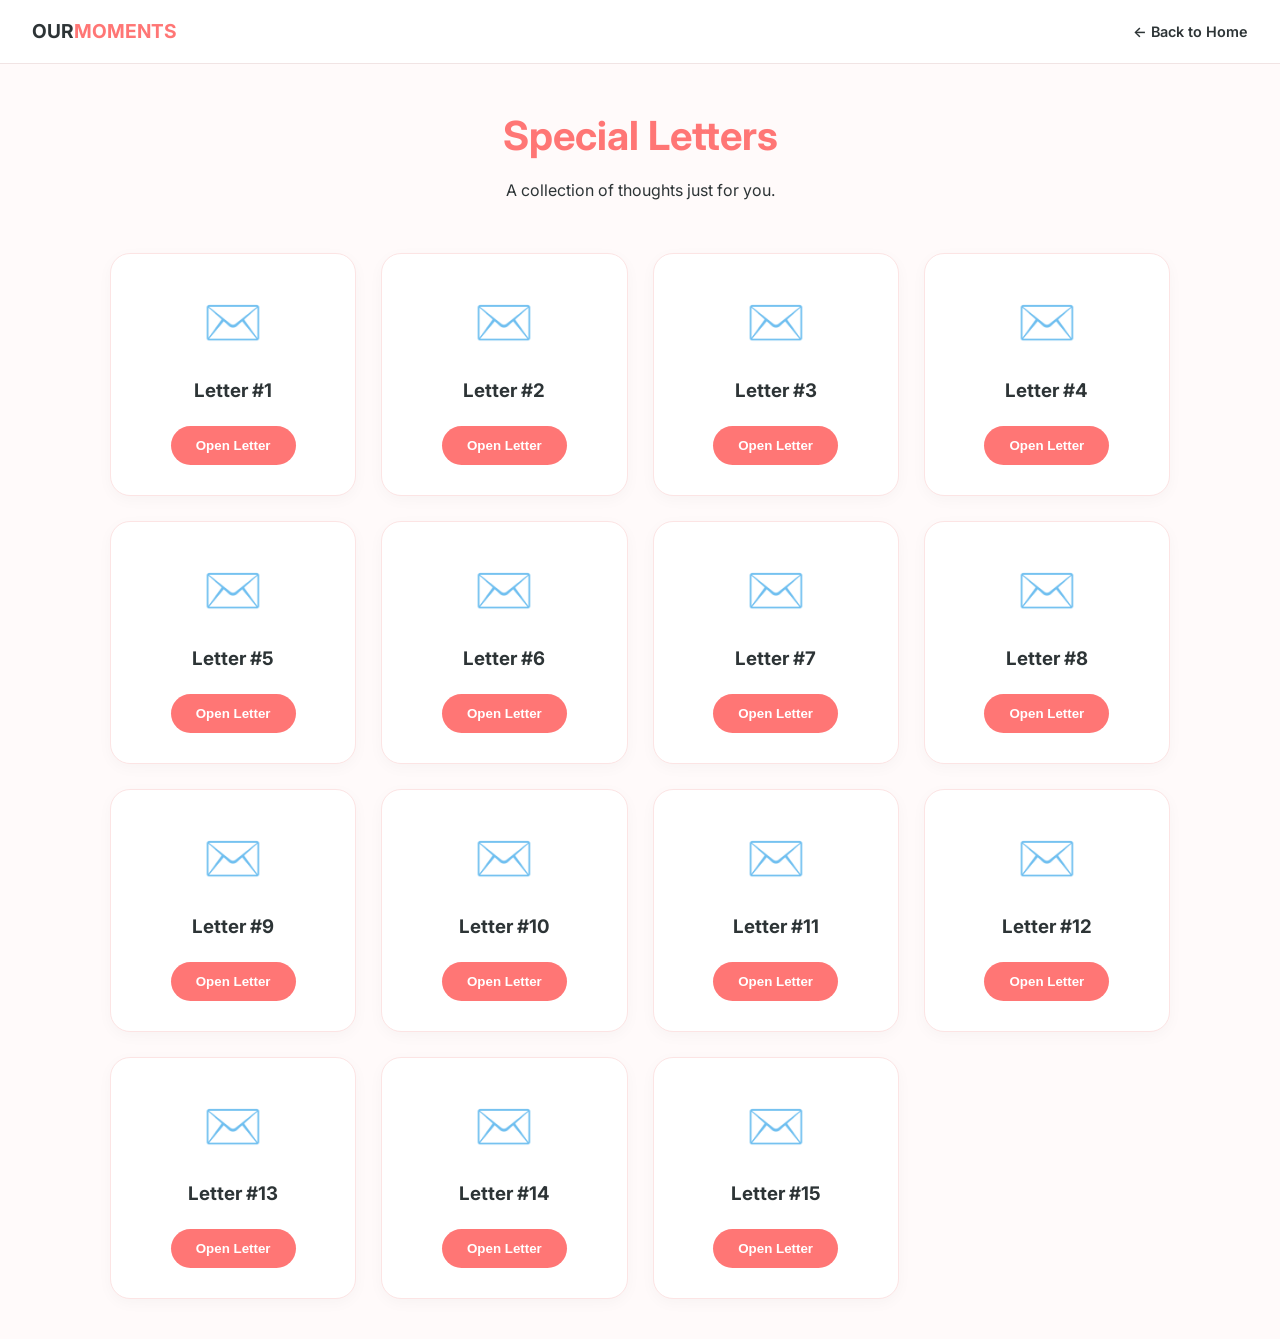
<file: love-letters.html>
<!DOCTYPE html>
<html lang="en">
<head>
    <meta charset="UTF-8">
    <meta name="viewport" content="width=device-width, initial-scale=1.0">
    <title>Love Letters | Archive</title>
    
    <link href="https://fonts.googleapis.com/css2?family=Inter:wght@400;600&family=Dancing+Script:wght@700&display=swap" rel="stylesheet">

    <style>
        :root {
            --primary-red: #ff7675;
            --bg-color: #fffafa;
            --card-bg: #ffffff;
            --text-dark: #2d3436;
            --transition: all 0.3s ease;
        }

        * {
            box-sizing: border-box;
            margin: 0;
            padding: 0;
        }

        body {
            font-family: 'Inter', sans-serif;
            background-color: var(--bg-color);
            color: var(--text-dark);
            line-height: 1.6;
        }

        /* Navbar */
        .navbar {
            background: white;
            padding: 1rem 2rem;
            display: flex;
            justify-content: space-between;
            align-items: center;
            border-bottom: 1px solid #f1e4e4;
            position: sticky;
            top: 0;
            z-index: 1000;
        }

        .logo { font-weight: 700; font-size: 1.2rem; }
        .logo span { color: var(--primary-red); }

        .nav-link {
            text-decoration: none;
            color: var(--text-dark);
            font-weight: 600;
            font-size: 0.9rem;
        }

        /* Main Layout */
        .container {
            max-width: 1100px;
            margin: 0 auto;
            padding: 40px 20px;
        }

        .hero-section {
            text-align: center;
            margin-bottom: 50px;
        }

        .hero-section h1 {
            font-size: 2.5rem;
            color: var(--primary-red);
            margin-bottom: 10px;
        }

        /* Responsive Grid */
        .letter-grid {
            display: grid;
            grid-template-columns: repeat(auto-fill, minmax(220px, 1fr));
            gap: 25px;
        }

        

        /* Letter Cards */
        .letter-card {
            background: var(--card-bg);
            padding: 30px;
            border-radius: 20px;
            text-align: center;
            border: 1px solid #fce4e4;
            box-shadow: 0 4px 15px rgba(0,0,0,0.03);
            transition: var(--transition);
        }

        .letter-card:hover {
            transform: translateY(-8px);
            box-shadow: 0 10px 25px rgba(255, 118, 117, 0.15);
            border-color: var(--primary-red);
        }

        .envelope-icon {
            font-size: 3rem;
            margin-bottom: 15px;
            display: block;
        }

        .open-btn {
            background: var(--primary-red);
            color: white;
            border: none;
            padding: 12px 25px;
            border-radius: 50px;
            cursor: pointer;
            font-weight: 600;
            margin-top: 20px;
            transition: var(--transition);
        }

        .open-btn:hover {
            background: #e66767;
            letter-spacing: 1px;
        }

        /* Overlay / Modal */
        .overlay {
            position: fixed;
            top: 0;
            left: 0;
            width: 100%;
            height: 100%;
            background: rgba(45, 52, 54, 0.9);
            display: flex;
            align-items: center;
            justify-content: center;
            opacity: 0;
            pointer-events: none;
            transition: opacity 0.4s ease;
            z-index: 2000;
            padding: 20px;
        }

        .overlay.active {
            opacity: 1;
            pointer-events: auto;
        }

        .overlay-content {
            background: #fffafa;
            width: 100%;
            max-width: 500px;
            padding: 50px 40px;
            border-radius: 25px;
            position: relative;
            transform: scale(0.8);
            transition: transform 0.4s cubic-bezier(0.175, 0.885, 0.32, 1.275);
            box-shadow: 0 20px 40px rgba(0,0,0,0.3);
        }

        .overlay.active .overlay-content { transform: scale(1); }

        .close-btn {
            position: absolute;
            top: 20px;
            right: 25px;
            font-size: 35px;
            cursor: pointer;
            color: #b2bec3;
            transition: color 0.3s;
        }

        .close-btn:hover { color: var(--primary-red); }

        .letter-paper {
            border-left: 3px solid var(--primary-red);
            padding-left: 25px;
            min-height: 150px;
            display: flex;
            align-items: center;
        }

        .handwritten {
            font-family: 'Dancing Script', cursive;
            font-size: 1.8rem;
            color: #2d3436;
            line-height: 1.5;
        }
    </style>
</head>
<body>

    <nav class="navbar">
        <div class="logo">OUR<span>MOMENTS</span></div>
        <a href="index.html" class="nav-link">← Back to Home</a>
    </nav>

    <main class="container">
        <header class="hero-section">
            <h1>Special Letters</h1>
            <p>A collection of thoughts just for you.</p>
        </header>

        <div class="letter-grid" id="letterGrid">
            </div>
    </main>

    <div id="letterOverlay" class="overlay">
        <div class="overlay-content">
            <span class="close-btn" onclick="closeLetter()">&times;</span>
            <div class="letter-paper">
                <p id="letterMessage" class="handwritten"></p>
            </div>
        </div>
    </div>

    <script>
        const messages = [
            "The first time I saw you, I knew you were special.",
            "Thank you for always making me laugh even on bad days.",
            "You are the most beautiful person I know, inside and out.",
            "I love how we can talk for hours about absolutely nothing.",
            "Remember our first date? I was so nervous!",
            "You make my world a much brighter place.",
            "Every song I hear reminds me of you lately.",
            "I'm so proud of everything you are achieving.",
            "Thank you for being my peace in this crazy world.",
            "I promise to always be by your side, no matter what.",
            "Your smile is my favorite thing to wake up to.",
            "I love the way you look when you're focused on something.",
            "You are my best friend and my soulmate all in one.",
            "Can't wait for all the adventures we haven't had yet.",
            "I love you more than words can ever express."
        ];

        const grid = document.getElementById('letterGrid');

        messages.forEach((msg, index) => {
            const card = document.createElement('div');
            card.className = 'letter-card';
            card.innerHTML = `
                <span class="envelope-icon">✉️</span>
                <h3>Letter #${index + 1}</h3>
                <button class="open-btn" onclick="openLetter('${msg.replace(/'/g, "\\'")}')">Open Letter</button>
            `;
            grid.appendChild(card);
        });

        function openLetter(msg) {
            document.getElementById('letterMessage').innerText = msg;
            document.getElementById('letterOverlay').classList.add('active');
            document.body.style.overflow = 'hidden';
        }

        function closeLetter() {
            document.getElementById('letterOverlay').classList.remove('active');
            document.body.style.overflow = 'auto';
        }

        // Close modal if user clicks outside the paper
        window.onclick = function(event) {
            const overlay = document.getElementById('letterOverlay');
            if (event.target == overlay) {
                closeLetter();
            }
        }
    </script>
</body>
</html>
</file>
